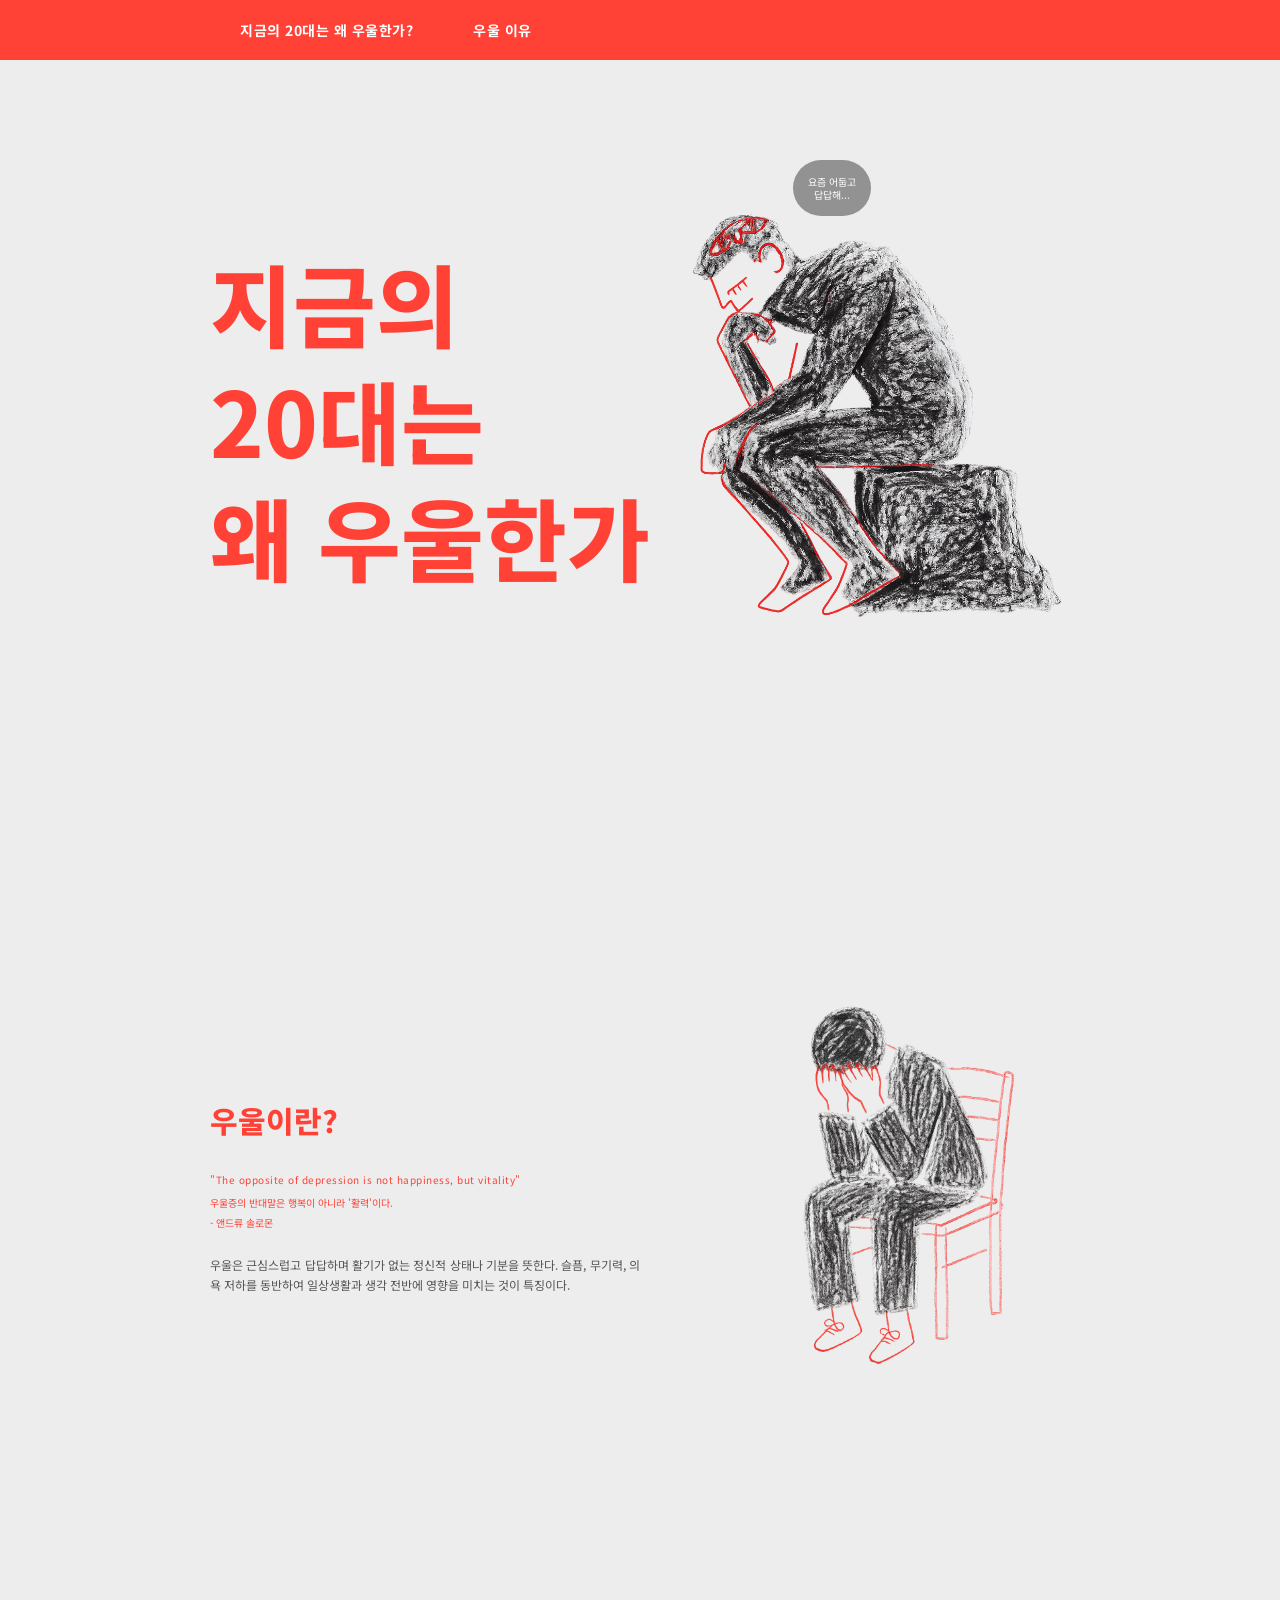
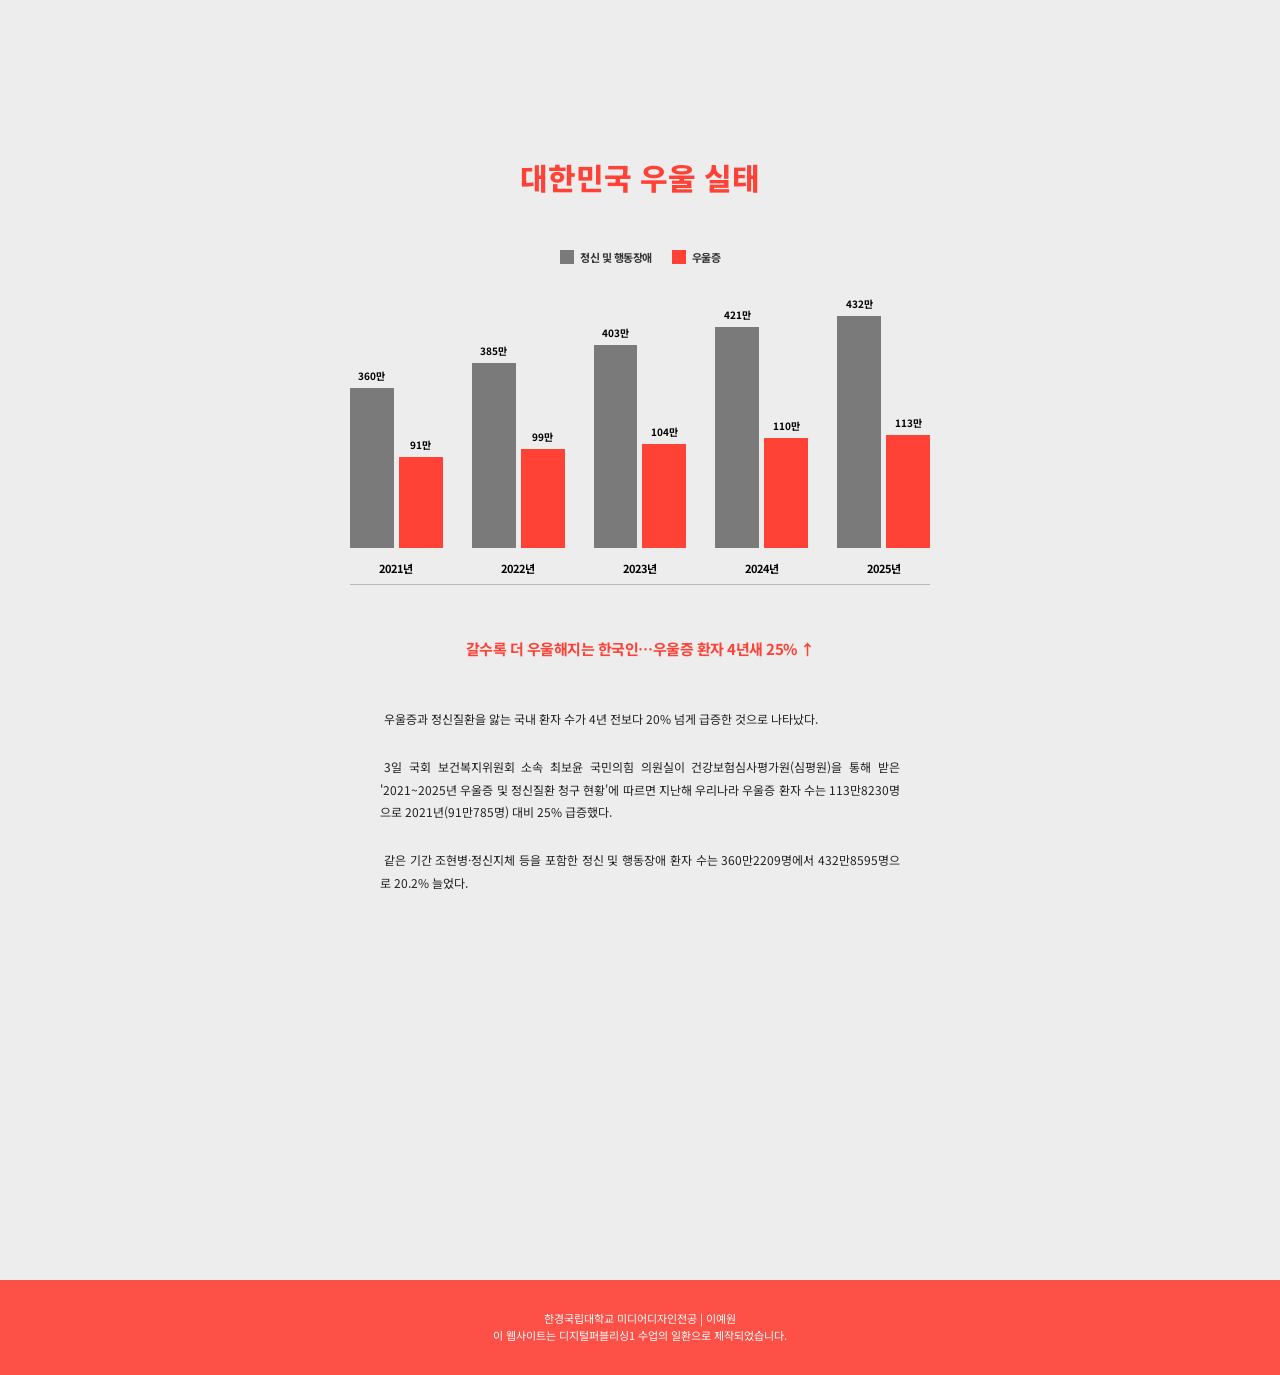
<file: index.html>
<style>
@import url('https://fonts.googleapis.com/css2?family=Noto+Sans+KR:wght@100..900&display=swap');
</style>

<!DOCTYPE html>
<html lang="ko">
<head>
    <meta charset="UTF-8">
    <meta name="viewport" content="width=device-width, initial-scale=1.0">
    <title>지금의 20대는 왜 우울한가</title>
    <link rel="stylesheet" href="myStyle.css">
</head>
<body>

<!-- 상단 네비게이션 바 -->
<header class="navbar">
    <div class="nav-container">
        <ul class="nav-left">
            <li class="nav-item">
                <a href="index.html" class="main-nav-link">지금의 20대는 왜 우울한가?</a>
            </li>
            
            <li class="nav-item dropdown-parent">
                <a href="#" class="main-nav-link">우울 이유</a>
                <div class="dropdown-menu-box">
                    <ul class="dropdown-list">
                        <li><a href="comparison.html">비교 중심 사회</a></li>
                        <li><a href="future.html">미래 불안</a></li>
                        <li><a href="loneliness.html">외로움</a></li>
                    </ul>
                </div>
            </li>
        </ul>
    </div>
</header>

    <main class="container">

        <section class="hero-section">
            <div class="hero-title">
                <h1>지금의<br>20대는<br>왜 우울한가</h1>
            </div>
            <div class="hero-image">
                <img src="img/20대는 왜 우울한가.png" alt="생각하는 사람 일러스트" class="placeholder-img">
                <div class="speech-bubble">요즘 어둡고<br>답답해...</div>
            </div>
        </section>

        <section class="info-section">
            <div class="info-text">
                <h2>우울이란?</h2>
                <div class="quote-box">
                    <p class="en-quote">"The opposite of depression is not happiness, but vitality"</p>
                    <p class="ko-quote">우울증의 반대말은 행복이 아니라 '활력'이다.</p>
                    <p class="author">- 앤드류 솔로몬</p>
                </div>
                <p class="description">
                    우울은 근심스럽고 답답하며 활기가 없는 정신적 상태나 기분을 뜻한다. 
                    슬픔, 무기력, 의욕 저하를 동반하여 일상생활과 생각 전반에 영향을 미치는 것이 특징이다.
                </p>
            </div>
            <div class="info-image">
                <img src="img/우울이란.png" alt="의자에 앉아 괴로워하는 사람 일러스트" class="placeholder-img">
            </div>
        </section>

        <!-- 섹션 3: 대한민국 우울 실태 (차트 및 본문) -->
        <section class="stat-section">
            <h2 class="stat-title">대한민국 우울 실태</h2>
            
            <!-- 범례 -->
            <div class="legend">
                <span class="legend-item"><span class="color-box gray"></span> 정신 및 행동장애</span>
                <span class="legend-item"><span class="color-box red"></span> 우울증</span>
            </div>

            <!-- CSS 구현 차트 -->
            <div class="chart-container">
                <!-- 2021년 -->
                <div class="chart-group">
                    <div class="bar-pair">
                        <div class="bar gray-bar" style="height: 160px;"><span class="bar-value">360만</span></div>
                        <div class="bar red-bar" style="height: 91px;"><span class="bar-value">91만</span></div>
                    </div>
                    <div class="bar-label">2021년</div>
                </div>
                <!-- 2022년 -->
                <div class="chart-group">
                    <div class="bar-pair">
                        <div class="bar gray-bar" style="height: 185px;"><span class="bar-value">385만</span></div>
                        <div class="bar red-bar" style="height: 99px;"><span class="bar-value">99만</span></div>
                    </div>
                    <div class="bar-label">2022년</div>
                </div>
                <!-- 2023년 -->
                <div class="chart-group">
                    <div class="bar-pair">
                        <div class="bar gray-bar" style="height: 203px;"><span class="bar-value">403만</span></div>
                        <div class="bar red-bar" style="height: 104px;"><span class="bar-value">104만</span></div>
                    </div>
                    <div class="bar-label">2023년</div>
                </div>
                <!-- 2024년 -->
                <div class="chart-group">
                    <div class="bar-pair">
                        <div class="bar gray-bar" style="height: 221px;"><span class="bar-value">421만</span></div>
                        <div class="bar red-bar" style="height: 110px;"><span class="bar-value">110만</span></div>
                    </div>
                    <div class="bar-label">2024년</div>
                </div>
                <!-- 2025년 -->
                <div class="chart-group">
                    <div class="bar-pair">
                        <div class="bar gray-bar" style="height: 232px;"><span class="bar-value">432만</span></div>
                        <div class="bar red-bar" style="height: 113px;"><span class="bar-value">113만</span></div>
                    </div>
                    <div class="bar-label">2025년</div>
                </div>
            </div>

            <!-- image_1dce42.png 구조를 반영한 세로 타임라인 선 -->
            <div class="timeline-indicator">
                <div class="vertical-line"></div>
                <div class="dot-pointer"></div>
            </div>

            <!-- 하단 기사/통계 본문 영역 -->
            <div class="stat-article">
                <!-- 새로 추가된 빨간색 서브 타이틀 -->
                <h3 class="article-subtitle">갈수록 더 우울해지는 한국인…우울증 환자 4년새 25% ↑</h3>

                <p>우울증과 정신질환을 앓는 국내 환자 수가 4년 전보다 20% 넘게 급증한 것으로 나타났다.</p>
                <p>3일 국회 보건복지위원회 소속 최보윤 국민의힘 의원실이 건강보험심사평가원(심평원)을 통해 받은 '2021~2025년 우울증 및 정신질환 청구 현황'에 따르면 지난해 우리나라 우울증 환자 수는 113만8230명으로 2021년(91만785명) 대비 25% 급증했다.</p>
                <p>같은 기간 조현병·정신지체 등을 포함한 정신 및 행동장애 환자 수는 360만2209명에서 432만8595명으로 20.2% 늘었다.</p>
            </div>
        </section>


    </main>

    <footer class="footer">
        <p>한경국립대학교 미디어디자인전공 | 이예원 </p>
        <p>이 웹사이트는 디지털퍼블리싱1 수업의 일환으로 제작되었습니다.</p>
    </footer>

</body>
</html>
</file>
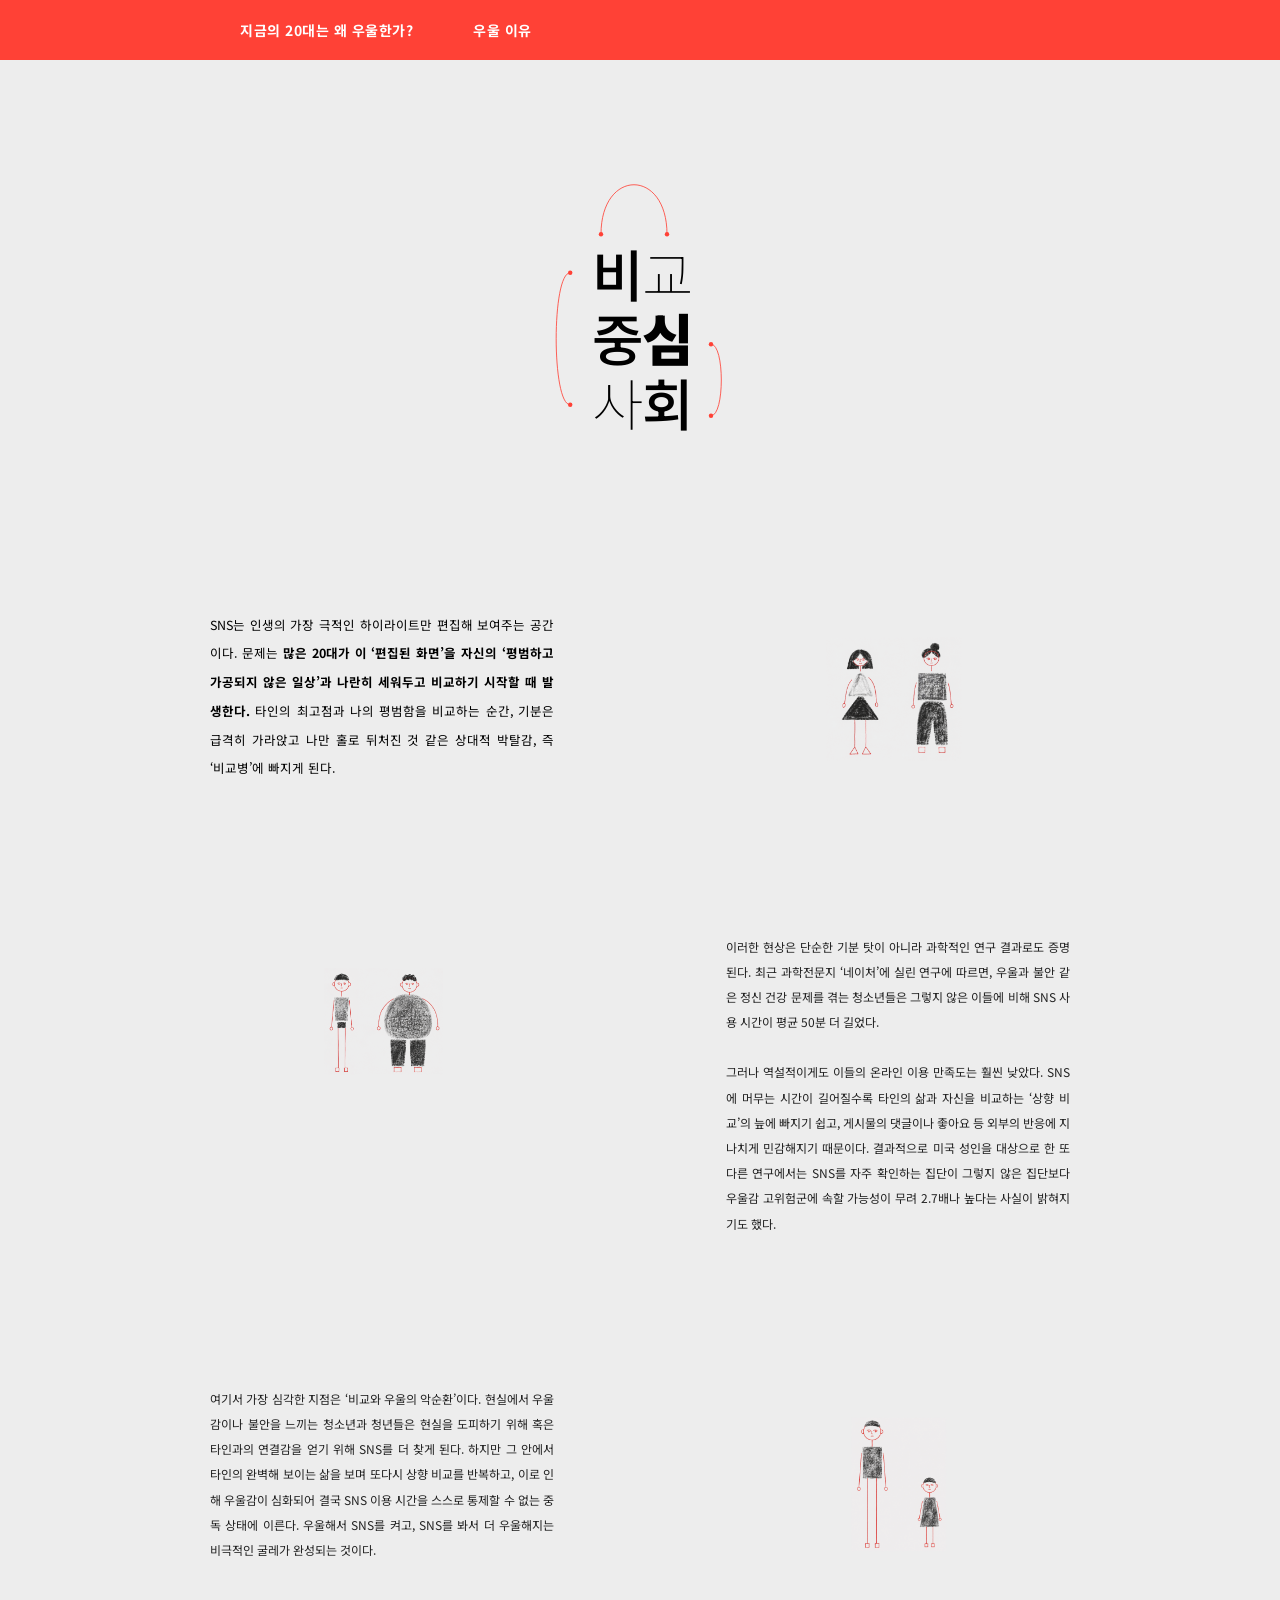
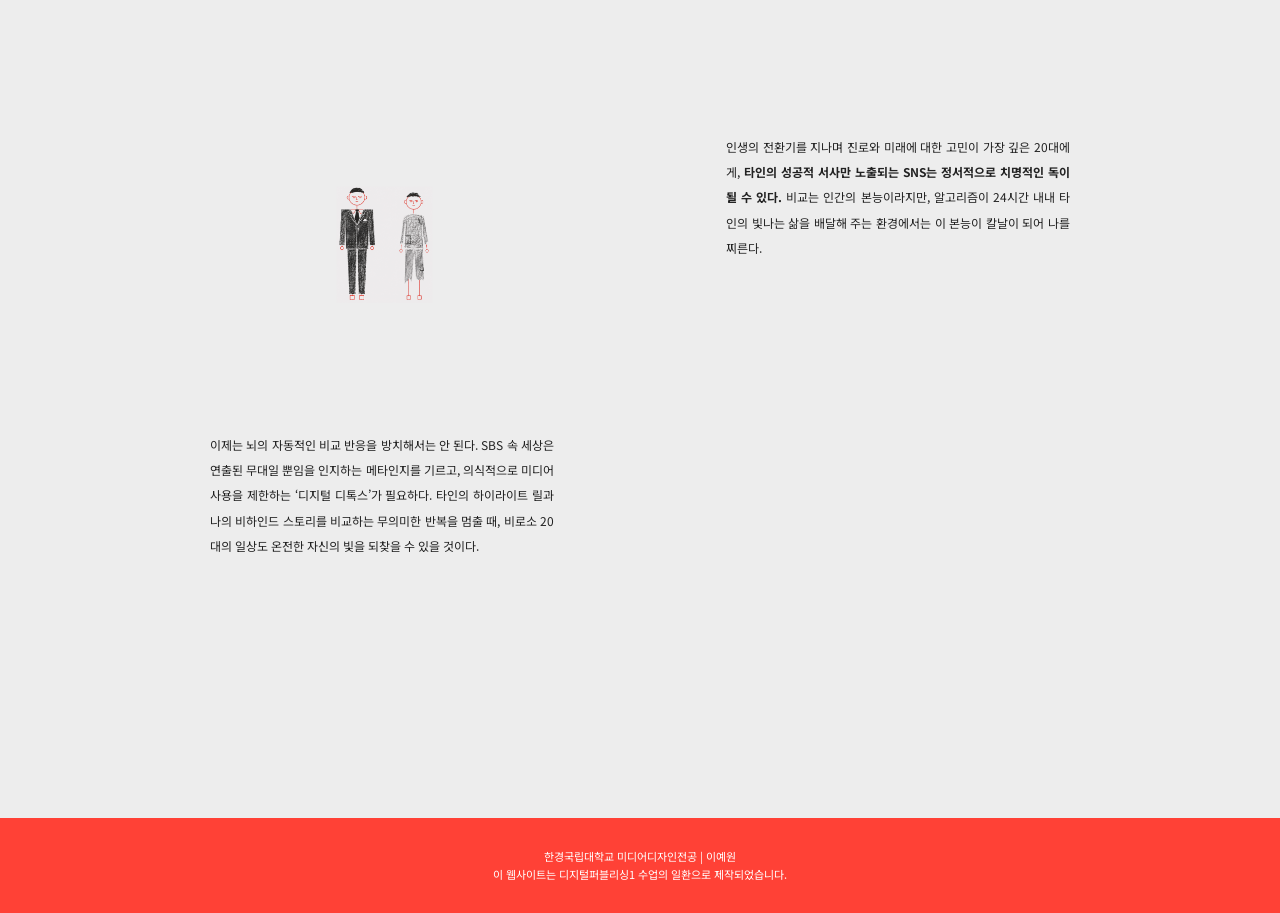
<file: comparison.html>
<!DOCTYPE html>
<html lang="ko">
<head>
    <meta charset="UTF-8">
    <meta name="viewport" content="width=device-width, initial-scale=1.0">
    <title>비교 중심 사회 - 20대는 왜 우울한가</title>
    <link rel="stylesheet" href="comparisonStyle.css">
</head>
<body>

<!-- 상단 네비게이션 바 -->
<header class="navbar">
    <div class="nav-container">
        <ul class="nav-left">
            <li class="nav-item">
                <a href="index.html" class="main-nav-link">지금의 20대는 왜 우울한가?</a>
            </li>
            
            <li class="nav-item dropdown-parent">
                <a href="#" class="main-nav-link">우울 이유</a>
                <div class="dropdown-menu-box">
                    <ul class="dropdown-list">
                        <li><a href="comparison.html">비교 중심 사회</a></li>
                        <li><a href="future.html">미래 불안</a></li>
                        <li><a href="loneliness.html">외로움</a></li>
                    </ul>
                </div>
            </li>
        </ul>
    </div>
</header>

    <main class="container">

        <section class="top-layout">
            <div class="typography-area">
                <svg class="deco-svg" viewBox="0 0 400 550" fill="none" xmlns="http://www.w3.org/2000/svg">
                    <path d="M140,110 C140,-10 260,-10 260,110" stroke="#ff4136" stroke-width="1.5"/>
                    <circle cx="140" cy="110" r="4" fill="#ff4136" />
                    <circle cx="260" cy="110" r="4" fill="#ff4136" />
            
                    <path d="M84,180 C50,180 50,420 84,420" stroke="#ff4136" stroke-width="1.5"/>
                    <circle cx="84" cy="180" r="4" fill="#ff4136" />
                    <circle cx="84" cy="420" r="4" fill="#ff4136" />
            
                    <path d="M340,310 C365,310 365,440 340,440" stroke="#ff4136" stroke-width="1.5"/>
                    <circle cx="340" cy="310" r="4" fill="#ff4136" />
                    <circle cx="340" cy="440" r="4" fill="#ff4136" />
                </svg>
                
                <div class="main-title-grid">
                    <div class="grid-column">
                        <span class="char-big font-sans">비</span>
                        <span class="char-big font-sans">중</span>
                        <span class="char-big font-serif">사</span>
                    </div>
                    <div class="grid-column">
                        <span class="char-big font-serif">교</span>
                        <span class="char-big font-serif-light">심</span>
                        <span class="char-big font-sans">회</span>
                    </div>
                </div>
            </div>
        </section>

        <section class="bottom-layout">
            <div class="left-bold-text">
                <p>
                    SNS는 인생의 가장 극적인 하이라이트만 편집해 보여주는 공간이다. 문제는 <strong>많은 20대가 이 ‘편집된 화면’을 자신의 ‘평범하고 가공되지 않은 일상’과 나란히 세워두고 비교하기 시작할 때 발생한다.</strong> 타인의 최고점과 나의 평범함을 비교하는 순간, 기분은 급격히 가라앉고 나만 홀로 뒤처진 것 같은 상대적 박탈감, 즉 <span class="highlight-red">‘비교병’</span>에 빠지게 된다.
                </p>
            </div>
            <div class="right-illustration">
                <img src="img/비교1.png" alt="일러스트 1" class="placeholder-img">
            </div>
        </section>


        <section class="story-container">

            <div class="story-row">
                <div class="story-img-box">
                    <img src="img/비교2.png" alt="일러스트 2" class="placeholder-img">
                </div>
                <div class="story-text-box">
                    <p>이러한 현상은 단순한 기분 탓이 아니라 과학적인 연구 결과로도 증명된다. 최근 과학전문지 ‘네이처’에 실린 연구에 따르면, 우울과 불안 같은 정신 건강 문제를 겪는 청소년들은 그렇지 않은 이들에 비해 SNS 사용 시간이 평균 50분 더 길었다.</p>
                    <p>그러나 역설적이게도 이들의 온라인 이용 만족도는 훨씬 낮았다. SNS에 머무는 시간이 길어질수록 타인의 삶과 자신을 비교하는 <span class="highlight-red">‘상향 비교’</span>의 늪에 빠지기 쉽고, 게시물의 댓글이나 좋아요 등 외부의 반응에 지나치게 민감해지기 때문이다. 결과적으로 미국 성인을 대상으로 한 또 다른 연구에서는 SNS를 자주 확인하는 집단이 그렇지 않은 집단보다 우울감 고위험군에 속할 가능성이 무려 2.7배나 높다는 사실이 밝혀지기도 했다.</p>
                </div>
            </div>

            <div class="story-row">
                <div class="story-text-box">
                    <p>여기서 가장 심각한 지점은 ‘비교와 우울의 악순환’이다. 현실에서 우울감이나 불안을 느끼는 청소년과 청년들은 현실을 도피하기 위해 혹은 타인과의 연결감을 얻기 위해 SNS를 더 찾게 된다. 하지만 그 안에서 타인의 완벽해 보이는 삶을 보며 또다시 상향 비교를 반복하고, 이로 인해 우울감이 심화되어 결국 SNS 이용 시간을 스스로 통제할 수 없는 중독 상태에 이른다. 우울해서 SNS를 켜고, SNS를 봐서 더 우울해지는 비극적인 굴레가 완성되는 것이다.</p>
                </div>
                <div class="story-img-box">
                    <img src="img/비교3.png" alt="일러스트 3" class="placeholder-img">
                </div>
            </div>

            <div class="story-row">
                <div class="story-img-box">
                    <img src="img/비교4.png" alt="일러스트 4" class="placeholder-img">
                </div>
                <div class="story-text-box">
                    <p>인생의 전환기를 지나며 진로와 미래에 대한 고민이 가장 깊은 20대에게, <strong>타인의 성공적 서사만 노출되는 SNS는 정서적으로 치명적인 독이 될 수 있다.</strong> 비교는 인간의 본능이라지만, 알고리즘이 24시간 내내 타인의 빛나는 삶을 배달해 주는 환경에서는 이 본능이 칼날이 되어 나를 찌른다.</p>
                </div>
            </div>

            <div class="story-row reverse single-text-row">
                <div class="story-text-box full-width">
                    <p>이제는 뇌의 자동적인 비교 반응을 방치해서는 안 된다. SBS 속 세상은 연출된 무대일 뿐임을 인지하는 <span class="highlight-red">메타인지</span>를 기르고, 의식적으로 미디어 사용을 제한하는 <span class="highlight-red">‘디지털 디톡스’</span>가 필요하다. 타인의 하이라이트 릴과 나의 비하인드 스토리를 비교하는 무의미한 반복을 멈출 때, 비로소 20대의 일상도 온전한 자신의 빛을 되찾을 수 있을 것이다.</p>
                </div>
            </div>

        </section>
    </main>

    <footer class="footer">
        <p>한경국립대학교 미디어디자인전공 | 이예원 </p>
        <p>이 웹사이트는 디지털퍼블리싱1 수업의 일환으로 제작되었습니다.</p>
    </footer>

</body>
</html>
</file>
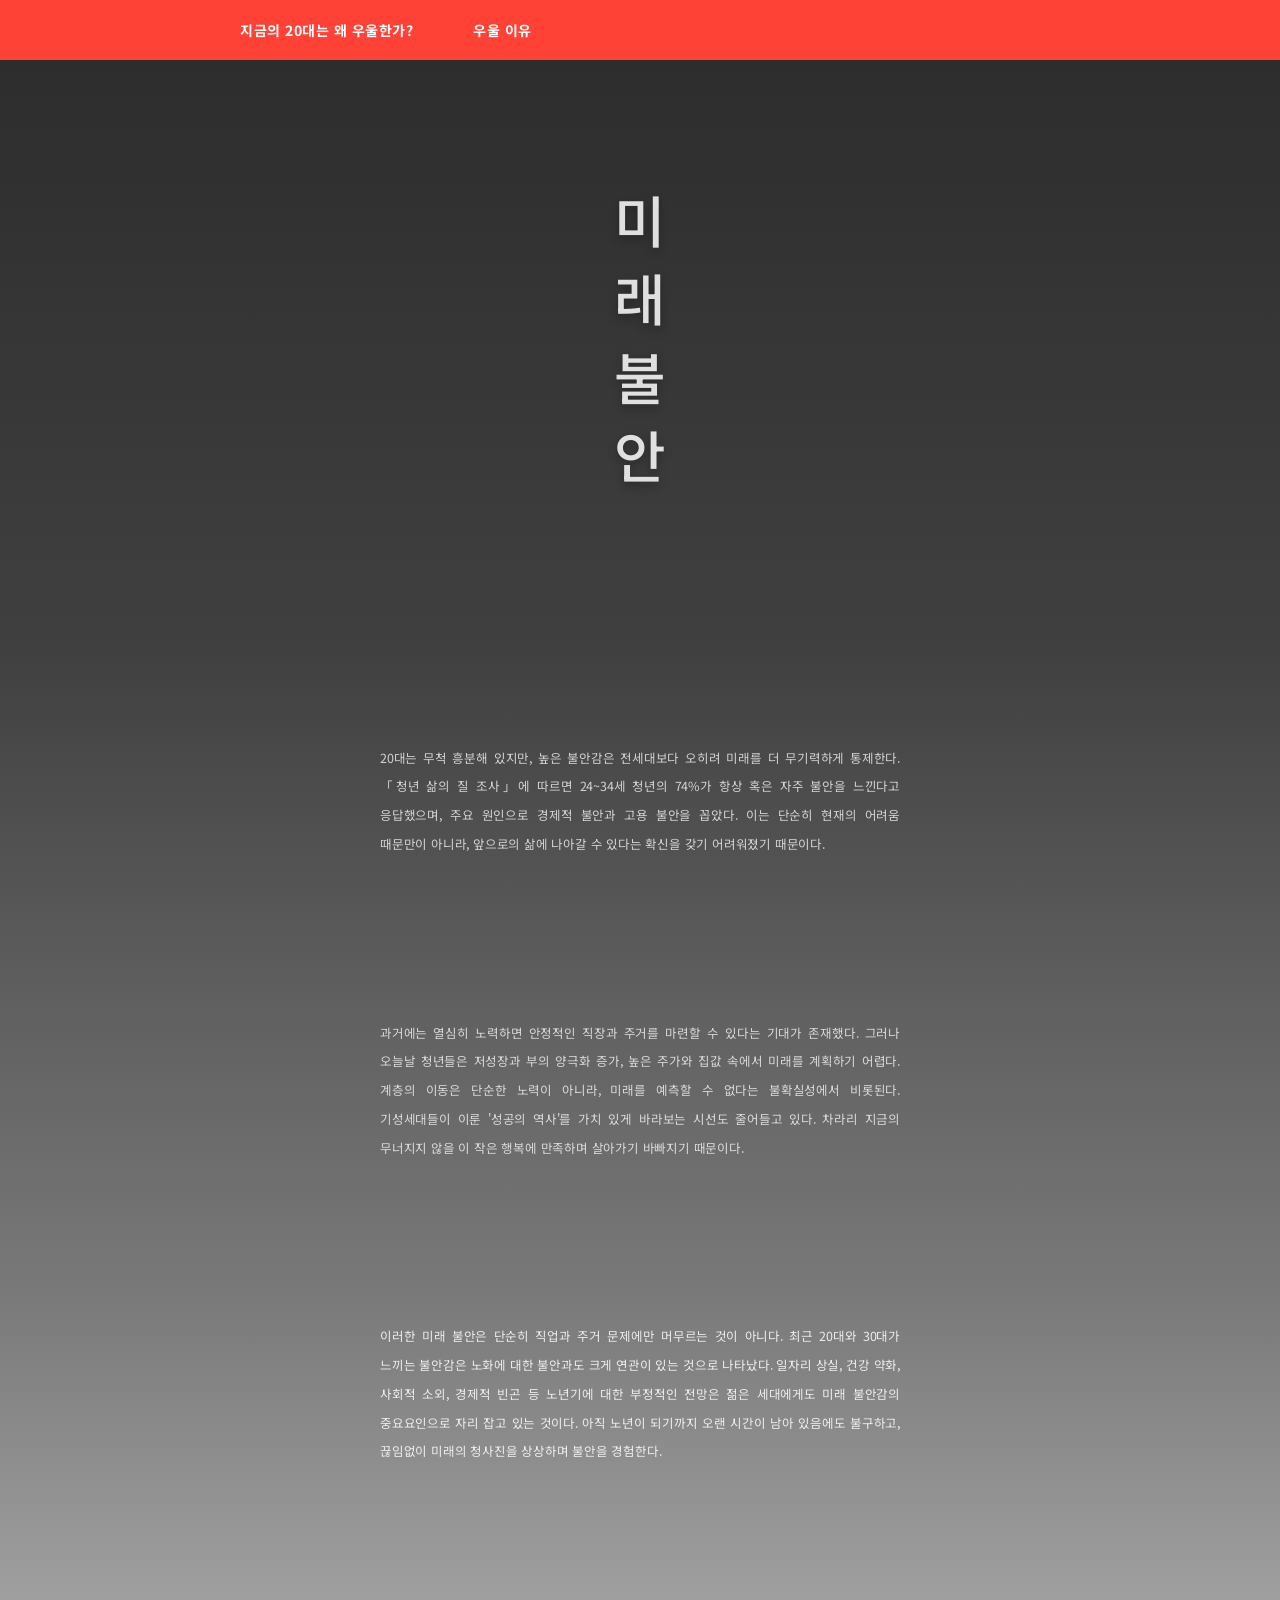
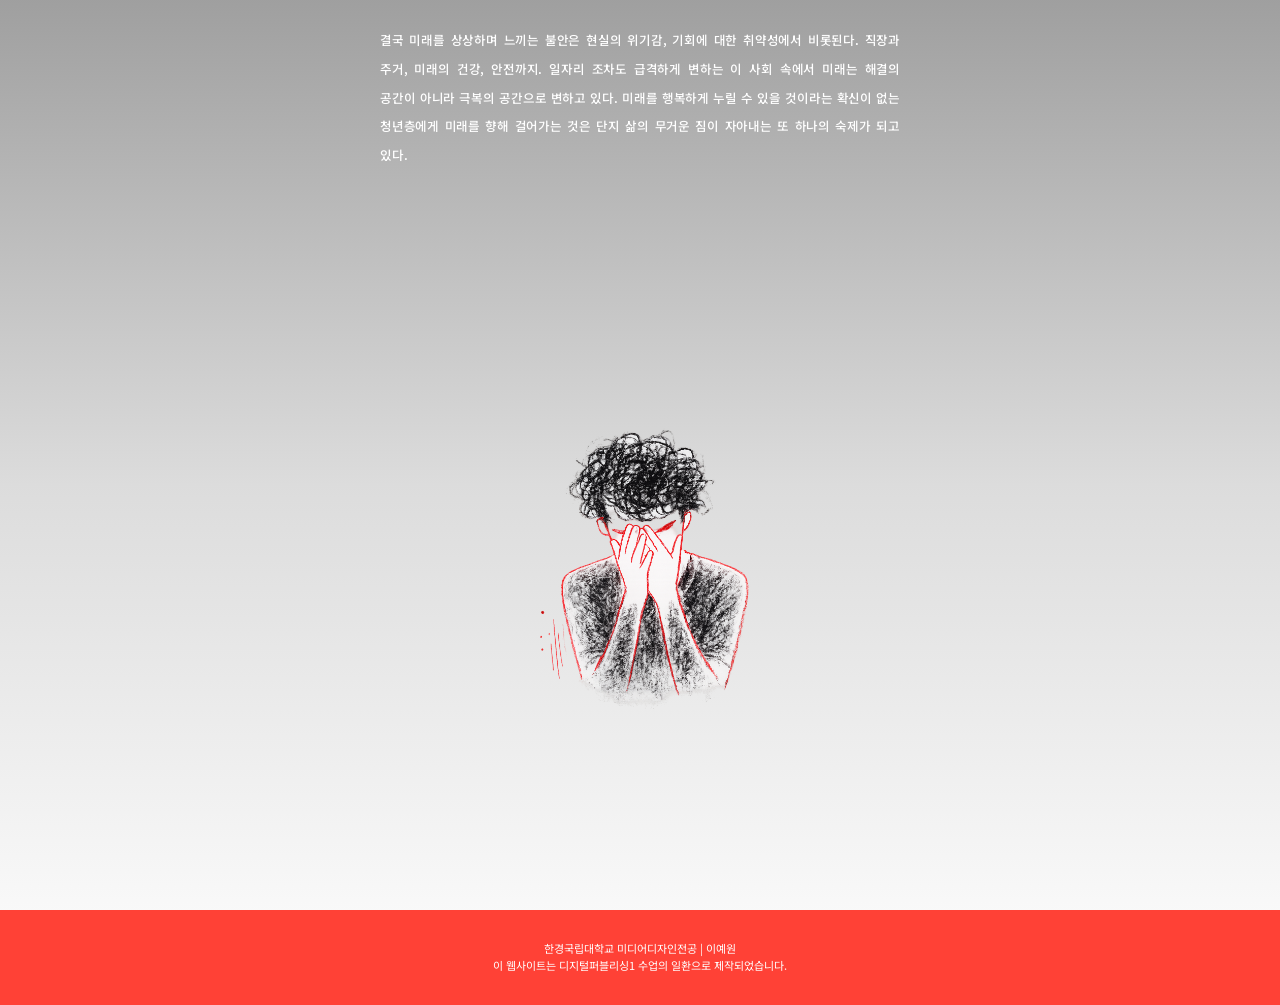
<file: future.html>
<!DOCTYPE html>
<html lang="ko">
<head>
    <meta charset="UTF-8">
    <meta name="viewport" content="width=device-width, initial-scale=1.0">
    <title>미래불안 - 20대는 왜 우울한가</title>
    <link rel="stylesheet" href="futureStyle.css">
</head>
<body>

<!-- 상단 네비게이션 바 -->
<header class="navbar">
    <div class="nav-container">
        <ul class="nav-left">
            <li class="nav-item">
                <a href="index.html" class="main-nav-link">지금의 20대는 왜 우울한가?</a>
            </li>
            
            <li class="nav-item dropdown-parent">
                <a href="#" class="main-nav-link">우울 이유</a>
                <div class="dropdown-menu-box">
                    <ul class="dropdown-list">
                        <li><a href="comparison.html">비교 중심 사회</a></li>
                        <li><a href="future.html">미래 불안</a></li>
                        <li><a href="loneliness.html">외로움</a></li>
                    </ul>
                </div>
            </li>
        </ul>
    </div>
</header>

    <!-- 메인 시안 레이아웃 스크롤 바디 -->
    <main class="future-wrapper">
        
        <!-- 💡 상단 세로형 타이포그래피 영역 -->
        <section class="future-header">
            <h1 class="vertical-title">
                <span>미</span>
                <span>래</span>
                <span>불</span>
                <span>안</span>
            </h1>
        </section>

        <!-- 💡 중앙 텍스트 콘텐츠 영역 (시안의 여백과 폰트 톤 재현) -->
        <section class="future-content">
            <div class="content-paragraph">
                <p>20대는 무척 흥분해 있지만, 높은 불안감은 전세대보다 오히려 미래를 더 무기력하게 통제한다. 「청년 삶의 질 조사」에 따르면 24~34세 청년의 74%가 항상 혹은 자주 불안을 느낀다고 응답했으며, 주요 원인으로 경제적 불안과 고용 불안을 꼽았다. 이는 단순히 현재의 어려움 때문만이 아니라, 앞으로의 삶에 나아갈 수 있다는 확신을 갖기 어려워졌기 때문이다.</p>
            </div>

            <div class="content-paragraph">
                <p>과거에는 열심히 노력하면 안정적인 직장과 주거를 마련할 수 있다는 기대가 존재했다. 그러나 오늘날 청년들은 저성장과 부의 양극화 증가, 높은 주가와 집값 속에서 미래를 계획하기 어렵다. 계층의 이동은 단순한 노력이 아니라, 미래를 예측할 수 없다는 불확실성에서 비롯된다. 기성세대들이 이룬 '성공의 역사'를 가치 있게 바라보는 시선도 줄어들고 있다. 차라리 지금의 무너지지 않을 이 작은 행복에 만족하며 살아가기 바빠지기 때문이다.</p>
            </div>

            <div class="content-paragraph">
                <p>이러한 미래 불안은 단순히 직업과 주거 문제에만 머무르는 것이 아니다. 최근 20대와 30대가 느끼는 불안감은 노화에 대한 불안과도 크게 연관이 있는 것으로 나타났다. 일자리 상실, 건강 약화, 사회적 소외, 경제적 빈곤 등 노년기에 대한 부정적인 전망은 젊은 세대에게도 미래 불안감의 중요요인으로 자리 잡고 있는 것이다. 아직 노년이 되기까지 오랜 시간이 남아 있음에도 불구하고, 끊임없이 미래의 청사진을 상상하며 불안을 경험한다.</p>
            </div>

            <div class="content-paragraph">
                <p>결국 미래를 상상하며 느끼는 불안은 현실의 위기감, 기회에 대한 취약성에서 비롯된다. 직장과 주거, 미래의 건강, 안전까지. 일자리 조차도 급격하게 변하는 이 사회 속에서 미래는 해결의 공간이 아니라 극복의 공간으로 변하고 있다. 미래를 행복하게 누릴 수 있을 것이라는 확신이 없는 청년층에게 미래를 향해 걸어가는 것은 단지 삶의 무거운 짐이 자아내는 또 하나의 숙제가 되고 있다.</p>
            </div>
        </section>

        <!-- 💡 하단 흐느끼는 일러스트 배치 영역 -->
        <section class="future-footer-illustration">
            <div class="illustration-box">
                <!-- 기존 img 폴더 안에 해당 일러스트(drawing7.png 등)를 매칭해 주세요 -->
                <img src="img/고뇌.png" alt="흐느끼는 인물 일러스트" class="future-img">
            </div>
        </section>

    </main>

    <!-- 푸터 -->
    <footer class="footer">
        <p>한경국립대학교 미디어디자인전공 | 이예원 </p>
        <p>이 웹사이트는 디지털퍼블리싱1 수업의 일환으로 제작되었습니다.</p>
    </footer>

</body>
</html>
</file>
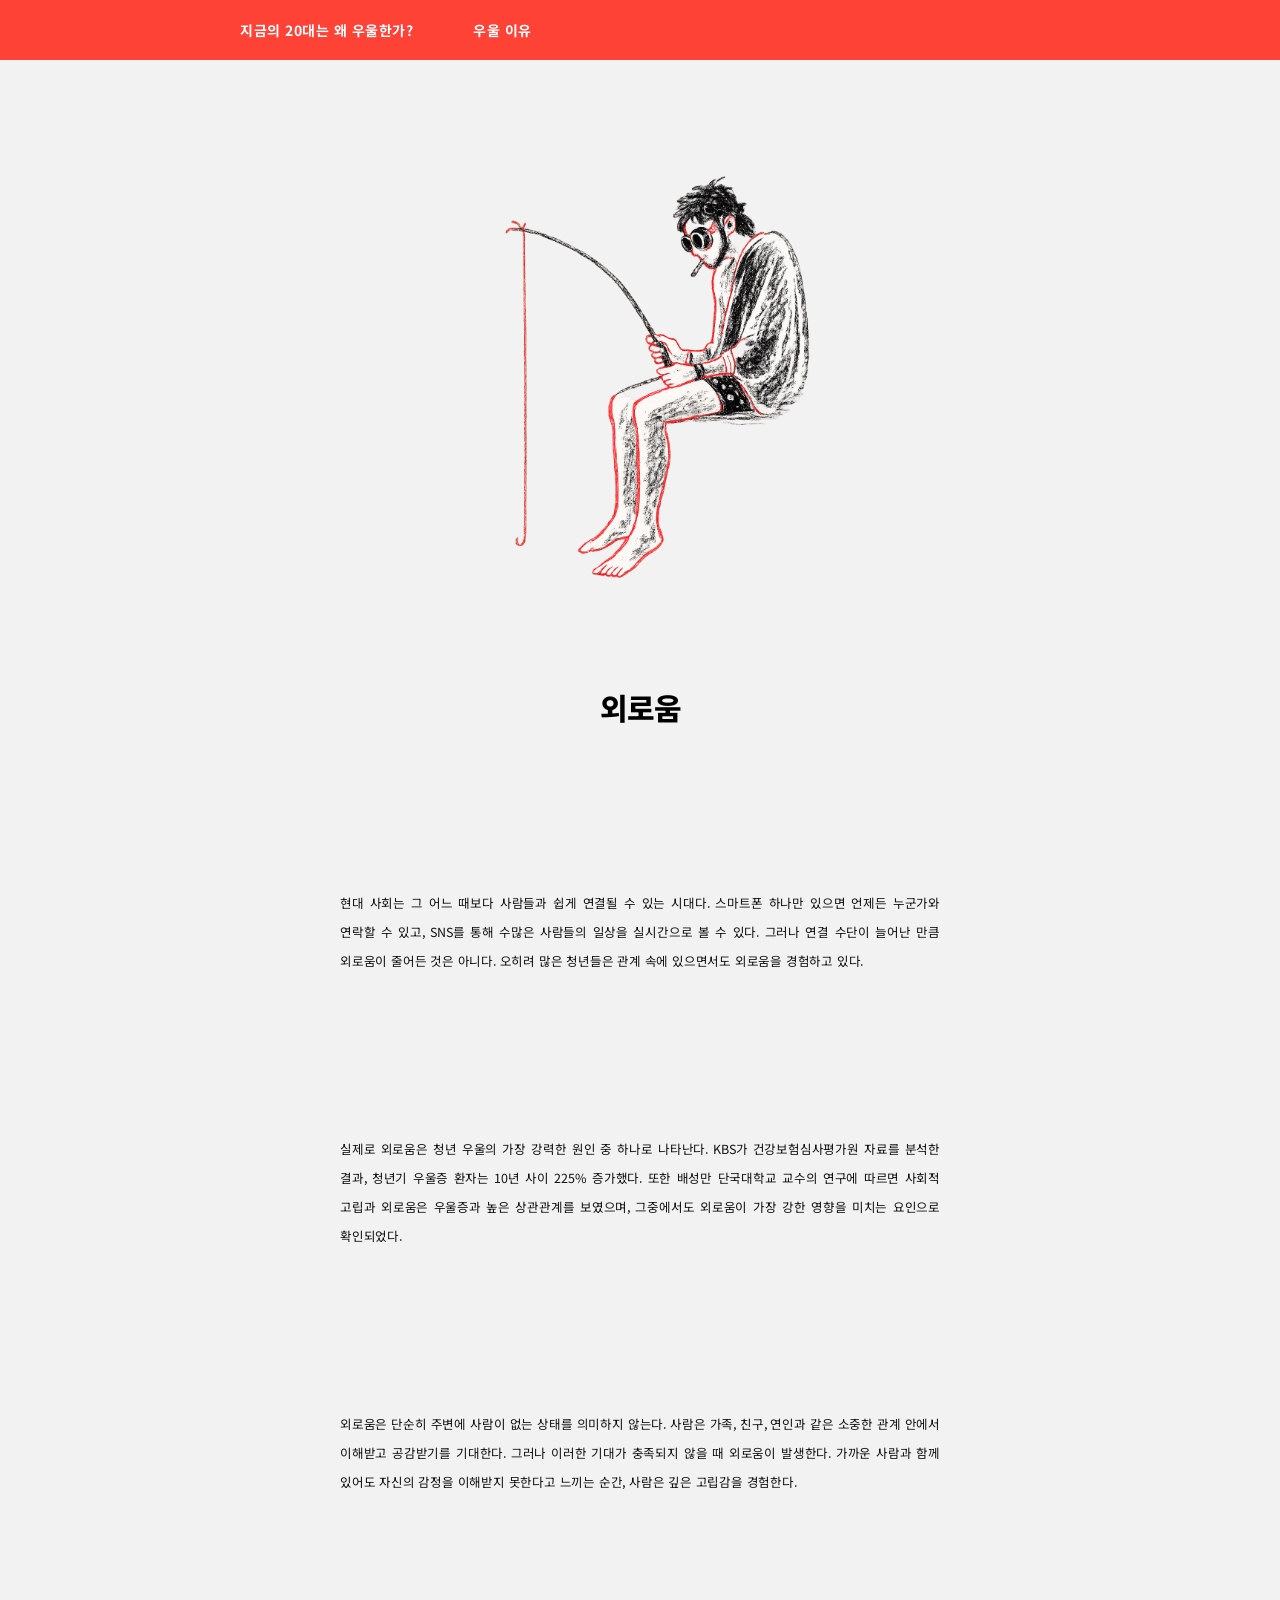
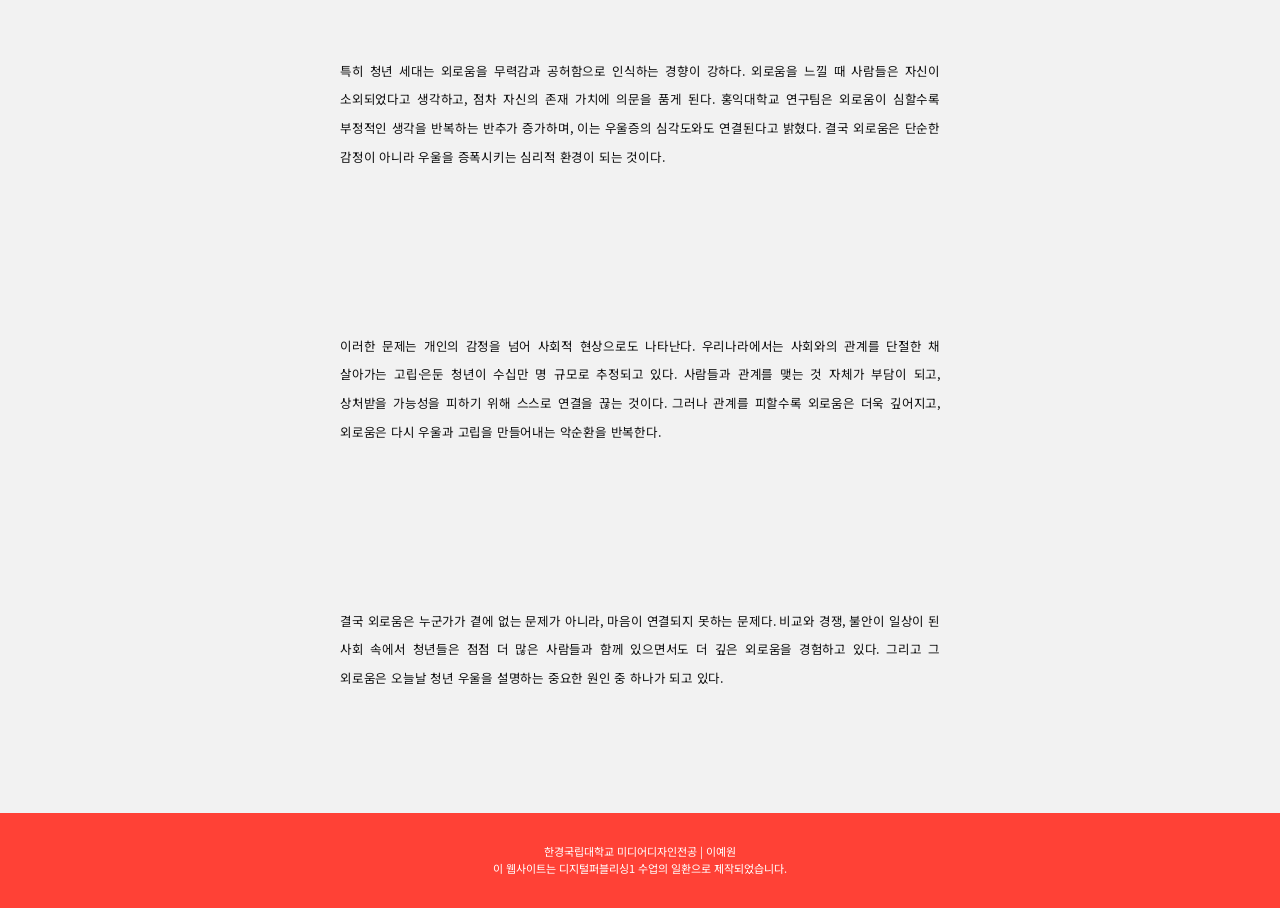
<file: loneliness.html>
<!DOCTYPE html>
<html lang="ko">
<head>
    <meta charset="UTF-8">
    <meta name="viewport" content="width=device-width, initial-scale=1.0">
    <title>외로움 - 20대는 왜 우울한가</title>
    <link rel="stylesheet" href="lonelinessStyle.css">
</head>
<body>

<!-- 상단 네비게이션 바 -->
<header class="navbar">
    <div class="nav-container">
        <ul class="nav-left">
            <li class="nav-item">
                <a href="index.html" class="main-nav-link">지금의 20대는 왜 우울한가?</a>
            </li>
            
            <li class="nav-item dropdown-parent">
                <a href="#" class="main-nav-link">우울 이유</a>
                <div class="dropdown-menu-box">
                    <ul class="dropdown-list">
                        <li><a href="comparison.html">비교 중심 사회</a></li>
                        <li><a href="future.html">미래 불안</a></li>
                        <li><a href="loneliness.html">외로움</a></li>
                    </ul>
                </div>
            </li>
        </ul>
    </div>
</header>

    <main class="lonely-container">

        <section class="lonely-header-section">
            <div class="lonely-illustration">
                <img src="img/외로움.png" alt="외로움 낚시 일러스트" class="lonely-img">
            </div>
            <h1 class="lonely-page-title">외로움</h1>
        </section>

        <section class="lonely-body-section">
            <div class="lonely-text-wrap">
                <p>현대 사회는 그 어느 때보다 사람들과 쉽게 연결될 수 있는 시대다. 스마트폰 하나만 있으면 언제든 누군가와 연락할 수 있고, SNS를 통해 수많은 사람들의 일상을 실시간으로 볼 수 있다. 그러나 연결 수단이 늘어난 만큼 외로움이 줄어든 것은 아니다. 오히려 많은 청년들은 관계 속에 있으면서도 외로움을 경험하고 있다.</p>
                
                <p>실제로 외로움은 청년 우울의 가장 강력한 원인 중 하나로 나타난다. KBS가 건강보험심사평가원 자료를 분석한 결과, 청년기 우울증 환자는 10년 사이 225% 증가했다. 또한 배성만 단국대학교 교수의 연구에 따르면 사회적 고립과 외로움은 우울증과 높은 상관관계를 보였으며, 그중에서도 외로움이 가장 강한 영향을 미치는 요인으로 확인되었다.</p>
                
                <p>외로움은 단순히 주변에 사람이 없는 상태를 의미하지 않는다. 사람은 가족, 친구, 연인과 같은 소중한 관계 안에서 이해받고 공감받기를 기대한다. 그러나 이러한 기대가 충족되지 않을 때 외로움이 발생한다. 가까운 사람과 함께 있어도 자신의 감정을 이해받지 못한다고 느끼는 순간, 사람은 깊은 고립감을 경험한다.</p>
                
                <p>특히 청년 세대는 외로움을 무력감과 공허함으로 인식하는 경향이 강하다. 외로움을 느낄 때 사람들은 자신이 소외되었다고 생각하고, 점차 자신의 존재 가치에 의문을 품게 된다. 홍익대학교 연구팀은 외로움이 심할수록 부정적인 생각을 반복하는 반추가 증가하며, 이는 우울증의 심각도와도 연결된다고 밝혔다. 결국 외로움은 단순한 감정이 아니라 우울을 증폭시키는 심리적 환경이 되는 것이다.</p>
                
                <p>이러한 문제는 개인의 감정을 넘어 사회적 현상으로도 나타난다. 우리나라에서는 사회와의 관계를 단절한 채 살아가는 고립·은둔 청년이 수십만 명 규모로 추정되고 있다. 사람들과 관계를 맺는 것 자체가 부담이 되고, 상처받을 가능성을 피하기 위해 스스로 연결을 끊는 것이다. 그러나 관계를 피할수록 외로움은 더욱 깊어지고, 외로움은 다시 우울과 고립을 만들어내는 악순환을 반복한다.</p>
                
                <p>결국 외로움은 누군가가 곁에 없는 문제가 아니라, 마음이 연결되지 못하는 문제다. 비교와 경쟁, 불안이 일상이 된 사회 속에서 청년들은 점점 더 많은 사람들과 함께 있으면서도 더 깊은 외로움을 경험하고 있다. 그리고 그 외로움은 오늘날 청년 우울을 설명하는 중요한 원인 중 하나가 되고 있다.</p>
            </div>
        </section>

    </main>

    <footer class="footer">
        <p>한경국립대학교 미디어디자인전공 | 이예원 </p>
        <p>이 웹사이트는 디지털퍼블리싱1 수업의 일환으로 제작되었습니다.</p>
    </footer>

</body>
</html>
</file>
<file: myStyle.css>
@import url('https://fonts.googleapis.com/css2?family=Noto+Sans+KR:wght@100..900&display=swap');

/* 기본 초기화 및 폰트 설정 */
* {
    margin: 0;
    padding: 0;
    box-sizing: border-box;
    font-family: 'Noto Sans KR', sans-serif; /* 💡 불러온 구글 폰트로 변경 완료! */
}

body {
    background-color: #EDEDED; /* 원본 이미지의 연한 회색 배경 */
    color: #333333;
    overflow-x: hidden;
}

/* 기본 네비게이션 바 스타일 */
.navbar {
    background-color: #ff4136; /* 브랜드 레드 색상 */
    position: fixed;
    top: 0;
    width: 100%;
    z-index: 1000;
    height: 60px; /* 네비게이션 바 높이 고정 */
}

.nav-container {
    max-width: 900px;
    margin: 0 auto;
    display: flex;
    justify-content: space-between;
    align-items: center;
    height: 100%;
    padding: 0 20px;
}

.nav-left {
    display: flex;
    list-style: none;
    align-items: center;
    height: 100%;
}

.nav-item {
    position: relative; /* 자식 요소인 서브메뉴가 내 아래에 딱 붙도록 기준점 설정 */
    height: 100%;
    display: flex;
    align-items: center;
}

/* 메인 대메뉴 간격과 폰트 스타일 */
.main-nav-link {
    color: #ffffff;
    text-decoration: none;
    font-size: 14px;
    font-weight: bold;
    letter-spacing: 0.5px;
    padding: 0 30px; /* 대메뉴 간의 간격을 정갈하게 부여 */
    height: 100%;
    display: flex;
    align-items: center;
}

.nav-right a {
    color: #ffffff;
    text-decoration: none;
    font-size: 14px;
    font-weight: bold;
}


/* ── 💡 [핵심 수정] 밑에 뜨는 서브메뉴 박스 위치 및 정렬 ── */
.dropdown-parent .dropdown-menu-box {
    display: none; /* 평소에는 숨겨둠 */
    position: absolute;
    top: 60px; /* 상단 빨간 바 바로 밑바닥 높이에 정확히 일치 */
    left: 50%; /* [우울 이유] 메뉴의 정중앙에 위치시킴 */
    transform: translateX(-50%); /* 정확한 가로축 중앙 정렬 보정 */
    
    background-color: #7A7A7A; /* 시안 고유의 회색 배경 */
    width: 160px; /* 철학자 이름이 빠져서 슬림하고 보기 좋게 너비 조정 */
    padding: 15px 0;
    box-shadow: 0px 4px 15px rgba(0, 0, 0, 0.15); /* 부드러운 그림자 효과 */
}

/* 마우스를 올렸을 때 서브메뉴 나타나게 조절 */
.dropdown-parent:hover .dropdown-menu-box {
    display: block;
}

/* 서브메뉴 내부 리스트 정렬 */
.dropdown-list {
    list-style: none;
    width: 100%;
    display: flex;
    flex-direction: column;
    gap: 12px; /* 세로 항목 간의 깔끔한 여백 */
}

.dropdown-list li {
    width: 100%;
    text-align: center; /* 회색 박스 안에서 글자들이 가운데 정렬되도록 수정 */
}

.dropdown-list li a {
    display: block;
    color: #ffffff;
    text-decoration: none;
    font-size: 13px;
    font-weight: 500;
    padding: 6px 0;
    transition: background-color 0.2s ease;
}

/* 메뉴에 마우스 올렸을 때 살짝 더 밝아지는 효과 (선택 사항) */
.dropdown-list li a:hover {
    background-color: rgba(255, 255, 255, 0.1);
    color: #ff4136; /* 마우스 올리면 브랜드 레드로 포인트 */
}
/*여기까지가 nav*/
/* 메인 레이아웃 컨테이너 */
.container {
    max-width: 900px;
    margin: 0 auto;
    padding: 100px 20px 60px 20px; /* 상단 바 높이만큼 여백 */
}

/* 섹션 공통 스타일 */
section {
    margin-bottom: 300px;
}

/* 플레이스홀더 이미지 기본 스타일 (실제 이미지 들어오면 투명 배경 처리용) */
.placeholder-img {
    max-width: 100%;
    height: auto;
    display: block;
}

/* --- 섹션 1: 메인 타이틀 --- */
.hero-section {
    display: flex;
    justify-content: space-between;
    align-items: center;
    margin-top: 100px;
}

.hero-title {
    margin-left: 0px;
}

.hero-title h1 {
    font-size: 90px;
    color: #ff4136;
    line-height: 1.3;
    font-weight: 800;
}

.hero-image {
    position: relative;
    width: 45%;
}

/* 말풍선 스타일 */
.speech-bubble {
    position: absolute;
    top: -40px;
    left: 110px;
    background-color: #929292;
    color: #fff;
    padding: 15px 15px;
    border-radius: 500px;
    font-size: 10px;
    line-height: 1.3;
    text-align: center;
}

/* --- 섹션 2: 우울이란? --- */
.info-section {
    display: flex;
    justify-content: space-between;
    align-items: center;
}

.info-text {
    width: 50%;
}

.info-text h2 {
    font-size: 30px;
    color: #ff4136;
    margin-bottom: 30px;
    font-weight: 800;
}

.quote-box {
    margin-bottom: 25px;
}

.en-quote {
    color: #ff4136;
    font-size: 10px;
    font-weight: normal; /* regular 대신 웹 표준인 normal 사용 */
    letter-spacing: 0.5px;
    margin-bottom: 8px;
}

.ko-quote {
    color: #ff4136;
    font-size: 10px;
    font-weight: normal; /* regular 대신 웹 표준인 normal 사용 */
    margin-bottom: 5px;
}

.author {
    color: #ff4136;
    font-size: 10px;
}

.description {
    font-size: 12px;
    line-height: 1.7;
    color: #555;
    text-align: justify;
}

.info-image {
    width: 40%;
}

/* --- 섹션 3: 대한민국 우울 실태 --- */
.stat-section {
    display: flex;
    flex-direction: column;
    align-items: center;
    text-align: center;
}

.stat-title {
    font-size: 30px;
    color: #ff4136;
    margin-bottom: 50px;
    font-weight: 800;
}

/* 차트 범례 */
.legend {
    display: flex;
    justify-content: center;
    gap: 20px;
    margin-bottom: 40px;
    font-size: 11px;
    font-weight: bold;
    letter-spacing: -0.5px;
}

.legend-item {
    display: flex;
    align-items: center;
    gap: 6px;
}

.color-box {
    width: 14px;
    height: 14px;
}
.color-box.gray { background-color: #7a7a7a; }
.color-box.red { background-color: #ff4136; }

/* CSS 차트 레이아웃 */
.chart-container {
    display: flex;
    justify-content: space-between;
    align-items: flex-end;
    width: 100%;
    max-width: 580px;
    height: 280px;
    border-bottom: 1px solid #bababa;
    padding-bottom: 8px;
    margin-bottom: 0; /* 아래 세로선과 이어지도록 마진 제거 */
}

.chart-group {
    display: flex;
    flex-direction: column;
    align-items: center;
    width: 16%;
}

.bar-pair {
    display: flex;
    align-items: flex-end;
    gap: 5px;
    width: 100%;
    height: 240px;
}

.bar {
    position: relative;
    width: 50%;
}

.gray-bar { background-color: #7a7a7a; }
.red-bar { background-color: #ff4136; }

/* 막대 위 수치 스타일 */
.bar-value {
    position: absolute;
    top: -20px;
    left: 50%;
    transform: translateX(-50%);
    font-size: 10px;
    font-weight: bold;
    color: #000000;
    white-space: nowrap;
}

.bar-label {
    margin-top: 12px;
    font-size: 11px;
    font-weight: bold;
    color: #000000;
}

/* 세로 인디케이터 선 디자인 */
.timeline-indicator {
    display: flex;
    flex-direction: column;
    align-items: center;
    width: 100%;
    margin-bottom: 50px;
}




/* 통계 기사 본문 영역 */
.stat-article {
    max-width: 520px;
    text-align: justify; /* 양쪽 정렬 */
    font-size: 12px;
    line-height: 1.9;
    color: #222222;
}

/* 새로 바뀐 빨간색 서브 타이틀 스타일 */
.article-subtitle {
    color: #ff4136;
    font-size: 15px;
    font-weight: bold;
    text-align: center;
    margin-bottom: 45px;
    letter-spacing: -0.5px;
}

.stat-article p {
    margin-bottom: 25px;
    text-indent: 4px; /* 문단 시작 시 살짝 들여쓰기 느낌 부여 */
}

/* --- 푸터 스타일 --- */
.footer {
    background-color: #ff4136;
    color: #ffffff;
    text-align: center;
    padding: 30px 20px;
    font-size: 11px;
    line-height: 1.6;
    opacity: 0.9;
}
</file>
<file: comparisonStyle.css>
@import url('https://fonts.googleapis.com/css2?family=Noto+Sans+KR:wght@100..900&family=Noto+Serif+KR:wght@200..900&display=swap');

/* 기본 초기화 및 폰트 설정 */
* {
    margin: 0;
    padding: 0;
    box-sizing: border-box;
    font-family: 'Noto Sans KR', sans-serif;
}

body {
    background-color: #EDEDED;
    color: #000000;
    overflow-x: hidden;
}

/* 기본 네비게이션 바 스타일 */
.navbar {
    background-color: #ff4136; /* 브랜드 레드 색상 */
    position: fixed;
    top: 0;
    width: 100%;
    z-index: 1000;
    height: 60px; /* 네비게이션 바 높이 고정 */
}

.nav-container {
    max-width: 900px;
    margin: 0 auto;
    display: flex;
    justify-content: space-between;
    align-items: center;
    height: 100%;
    padding: 0 20px;
}

.nav-left {
    display: flex;
    list-style: none;
    align-items: center;
    height: 100%;
}

.nav-item {
    position: relative; /* 자식 요소인 서브메뉴가 내 아래에 딱 붙도록 기준점 설정 */
    height: 100%;
    display: flex;
    align-items: center;
}

/* 메인 대메뉴 간격과 폰트 스타일 */
.main-nav-link {
    color: #ffffff;
    text-decoration: none;
    font-size: 14px;
    font-weight: bold;
    letter-spacing: 0.5px;
    padding: 0 30px; /* 대메뉴 간의 간격을 정갈하게 부여 */
    height: 100%;
    display: flex;
    align-items: center;
}

.nav-right a {
    color: #ffffff;
    text-decoration: none;
    font-size: 14px;
    font-weight: bold;
}


/* ── 💡 [핵심 수정] 밑에 뜨는 서브메뉴 박스 위치 및 정렬 ── */
.dropdown-parent {
    position: relative; /* 대메뉴 글자 영역을 기준으로 삼음 */
}

.dropdown-parent .dropdown-menu-box {
    display: none; /* 평소에는 숨겨둠 */
    position: absolute;
    
    /* 대메뉴 글자 아래에 수직/수평 정중앙 배치 맞춤 */
    top: 100%;    /* 고정 수치(60px) 대신 100%를 주면 대메뉴 글자 높이에 딱 맞게 밀착됩니다 */
    left: 50%;   /* 대메뉴 글자의 정확한 가로축 50% 지점으로 이동 */
    transform: translateX(-50%); /* 박스 자체 너비의 절반만큼 왼쪽으로 당겨 완벽한 중앙 정렬 완성 */
    
    background-color: #7A7A7A; /* 시안 고유의 회색 배경 */
    width: 150px; /* 글자가 깨지지 않으면서 콤팩트한 최적의 너비 설정 */
    padding: 12px 0;
    box-shadow: 0px 6px 15px rgba(0, 0, 0, 0.15); /* 부드러운 그림자 효과 */
    z-index: 1100; /* 콘텐츠 위로 확실하게 띄우기 */
}

/* 마우스를 올렸을 때 서브메뉴 나타나게 조절 */
.dropdown-parent:hover .dropdown-menu-box {
    display: block;
}

/* 서브메뉴 내부 리스트 정렬 */
.dropdown-list {
    list-style: none;
    width: 100%;
    display: flex;
    flex-direction: column;
    gap: 4px; /* 항목 간의 깔끔한 간격 설정 */
}

.dropdown-list li {
    width: 100%;
    text-align: center; /* 회색 박스 안에서 글자들이 무조건 가운데로 정렬 */
}

.dropdown-list li a {
    display: block;
    color: #ffffff;
    text-decoration: none;
    font-size: 13px;
    font-weight: 500;
    padding: 8px 0; /* 마우스 올렸을 때 선택 영역을 넓혀 가독성 향상 */
    transition: all 0.2s ease;
    letter-spacing: -0.3px; /* 자간을 아주 미세하게 줄여 폰트 핏 최적화 */
}

/* 메뉴에 마우스 올렸을 때 효과 */
.dropdown-list li a:hover {
    background-color: rgba(255, 255, 255, 0.15); /* 부드러운 하이라이팅 배경 */
    color: #ffffff; 
}

/* 메인 컨테이너 */
.container {
    max-width: 900px;
    margin: 0 auto;
    padding: 50px 20px 80px 20px;
}

/* --- [수정 완료] 타이포그래피 영역 및 정밀 데코레이션 스타일 --- */
.top-layout {
    display: block;        /* 가로 배치 flex에서 블록 구조로 변경하여 중앙 정렬 기반 마련 */
    width: 100%;
    margin-bottom: 10px;  /* 하단 일러스트 레이아웃과의 간격 조정 */
}

.typography-area {
    position: relative;
    width: 400px;          /* 가이드선(SVG)의 본래 가로 크기(viewBox 400)와 1:1 대응하여 오차 제거 */
    min-height: 550px;
    margin: 0 auto;        /* 🌟 핵심: 타이포 박스를 화면 전체 가로축 기준 정중앙에 고정 */
    display: flex;
    justify-content: center;
    align-items: center;
}

/* 원본 이미지의 정교한 선과 점들을 완벽히 재현하기 위한 SVG 오버레이 레이어 */
.deco-svg {
    position: absolute;
    top: 0;
    left: 21%;
    width: 55%;
    height: 100%;
    pointer-events: none;
    z-index: 5;
}

/* 시안 포스터 맞춤형 가로 폭 압축 및 flex 레이아웃 */
.main-title-grid {
    position: relative;
    z-index: 10;
    display: flex;
    justify-content: space-between;
    width: 100px;
    margin: 0 auto;
    padding-top: 25px;    /* 빨간 곡선 가이드라인 안쪽에 글자가 이쁘게 안착하도록 수직 오차 보정 */
}

/* 세로로 한 열씩 정렬되도록 세팅 */
.grid-column {
    display: flex;
    flex-direction: column;
    align-items: center;
    width: 50%;
}

/* 글자 크기 키우고 위아래 자간을 쫀쫀하게 흡착 */
.char-big {
    font-size: 56px;
    color: #000000;
    line-height: 1.15;
    letter-spacing: -5px;
    display: block;
    text-align: center;
}

/* 서체 정밀 디테일 분기 (두꺼운 고딕, 두꺼운 명조, 얇은 명조) */
.font-sans {
    font-family: 'Noto Sans KR', sans-serif;
    font-weight: 500;
}
.font-serif {
    font-family: 'Noto Sans KR', sans-serif;
    font-weight: 10;
}
.font-serif-light {
    font-family: 'Noto Sans KR', sans-serif;
    font-weight: 900; /* 이미지 시안에서 '심'자만 유독 얇은 굵기 반영 */
}

/* --- 기존 하단 레이아웃 --- */
.bottom-layout {
    display: flex;
    justify-content: space-between;
    align-items: center;
    margin-bottom: 150px;
}

.left-bold-text {
    width: 40%;
    font-size: 12.5px;
    line-height: 2.3;
    color: #000000;
    text-align: justify;
}

.right-illustration {
    width: 40%;
    display: flex;
    justify-content: center;
}

.placeholder-img {
    max-width: 70%;
    height: auto;
    display: block;
}


/* ── 지그재그형 스토리 행 스타일 ── */
.story-container {
    width: 100%;
    display: flex;
    flex-direction: column;
    gap: 150px;
    margin-top: 50px;
}

.story-row {
    display: flex;
    justify-content: space-between;
    align-items: flex-start;
    width: 100%;
}

/* reverse 이름표를 만나면 좌우 배치 반전 순서 작동 */
.story-row.reverse {
    flex-direction: row-reverse;
}

.story-img-box {
    width: 40%;
    display: flex;
    justify-content: center;
    align-items: center;
}

.story-text-box {
    width: 40%;
    font-size: 12px;
    line-height: 2.1;
    color: #222222;
    text-align: justify;
}

.story-text-box p {
    margin-bottom: 25px;
}
.story-text-box p:last-child {
    margin-bottom: 0;
}

.single-text-row {
    justify-content: flex-end;
    margin-top: -50px;
}

.story-text-box.full-width {
    width: 40%;
}

/* --- 푸터 스타일 --- */
.footer {
    background-color: #ff4136;
    color: #ffffff;
    text-align: center;
    padding: 30px 20px;
    font-size: 11px;
    line-height: 1.6;
    margin-top: 180px;
}
</file>
<file: futureStyle.css>
@import url('https://fonts.googleapis.com/css2?family=Noto+Sans+KR:wght@100..900&family=Noto+Serif+KR:wght@200..900&display=swap');

/* 기본 초기화 */
* {
    margin: 0;
    padding: 0;
    box-sizing: border-box;
    font-family: 'Noto Sans KR', sans-serif;
}

/* 💡 시안의 딥 그라데이션 배경 구현 (상단 어두운 차콜에서 하단 라이트 그레이/화이트로 전환) */
body {
    background: linear-gradient(to bottom, #2b2b2b 0%, #404040 25%, #7a7a7a 50%, #dcdcdc 80%, #ffffff 100%);
    color: #ffffff;
    overflow-x: hidden;
}

/* 기본 네비게이션 바 스타일 */
.navbar {
    background-color: #ff4136; /* 브랜드 레드 색상 */
    position: fixed;
    top: 0;
    width: 100%;
    z-index: 1000;
    height: 60px; /* 네비게이션 바 높이 고정 */
}

.nav-container {
    max-width: 900px;
    margin: 0 auto;
    display: flex;
    justify-content: space-between;
    align-items: center;
    height: 100%;
    padding: 0 20px;
}

.nav-left {
    display: flex;
    list-style: none;
    align-items: center;
    height: 100%;
}

.nav-item {
    position: relative; /* 자식 요소인 서브메뉴가 내 아래에 딱 붙도록 기준점 설정 */
    height: 100%;
    display: flex;
    align-items: center;
}

/* 메인 대메뉴 간격과 폰트 스타일 */
.main-nav-link {
    color: #ffffff;
    text-decoration: none;
    font-size: 14px;
    font-weight: bold;
    letter-spacing: 0.5px;
    padding: 0 30px; /* 대메뉴 간의 간격을 정갈하게 부여 */
    height: 100%;
    display: flex;
    align-items: center;
}

.nav-right a {
    color: #ffffff;
    text-decoration: none;
    font-size: 14px;
    font-weight: bold;
}


/* ── 💡 [핵심 수정] 밑에 뜨는 서브메뉴 박스 위치 및 정렬 ── */
.dropdown-parent .dropdown-menu-box {
    display: none; /* 평소에는 숨겨둠 */
    position: absolute;
    top: 60px; /* 상단 빨간 바 바로 밑바닥 높이에 정확히 일치 */
    left: 50%; /* [우울 이유] 메뉴의 정중앙에 위치시킴 */
    transform: translateX(-50%); /* 정확한 가로축 중앙 정렬 보정 */
    
    background-color: #7A7A7A; /* 시안 고유의 회색 배경 */
    width: 160px; /* 철학자 이름이 빠져서 슬림하고 보기 좋게 너비 조정 */
    padding: 15px 0;
    box-shadow: 0px 4px 15px rgba(0, 0, 0, 0.15); /* 부드러운 그림자 효과 */
}

/* 마우스를 올렸을 때 서브메뉴 나타나게 조절 */
.dropdown-parent:hover .dropdown-menu-box {
    display: block;
}

/* 서브메뉴 내부 리스트 정렬 */
.dropdown-list {
    list-style: none;
    width: 100%;
    display: flex;
    flex-direction: column;
    gap: 12px; /* 세로 항목 간의 깔끔한 여백 */
}

.dropdown-list li {
    width: 100%;
    text-align: center; /* 회색 박스 안에서 글자들이 가운데 정렬되도록 수정 */
}

.dropdown-list li a {
    display: block;
    color: #ffffff;
    text-decoration: none;
    font-size: 13px;
    font-weight: 500;
    padding: 6px 0;
    transition: background-color 0.2s ease;
}

/* 메뉴에 마우스 올렸을 때 살짝 더 밝아지는 효과 (선택 사항) */
.dropdown-list li a:hover {
    background-color: rgba(255, 255, 255, 0.1);
    color: #ff4136; /* 마우스 올리면 브랜드 레드로 포인트 */
}

/* 메인 래퍼: 시안처럼 길고 웅장한 공간감 확보 */
.future-wrapper {
    max-width: 800px;
    margin: 0 auto;
    padding: 180px 20px 100px 20px;
    display: flex;
    flex-direction: column;
    align-items: center;
}

/* ── 💡 [타이포그래피] 세로형 미래불안 스타일 타이틀 ── */
.future-header {
    margin-bottom: 250px; /* 타이틀 하단에 시안 고유의 압도적인 여백 형성 */
    text-align: center;
}

.vertical-title {
    display: flex;
    flex-direction: column;
    align-items: center;
    font-family: 'Noto Sans KR', sans-serif;
    font-size: 56px;
    font-weight: 500;
    color: rgba(255, 255, 255, 0.85);
    letter-spacing: 0;
    line-height: 1.4;
}

.vertical-title span {
    display: block;
    text-shadow: 0px 4px 10px rgba(0,0,0,0.3);
}

/* ── 💡 [본문 영역] 시안의 스포크 스타일 슬림 텍스트 그리드 ── */
.future-content {
    width: 100%;
    max-width: 520px; /* 양옆 여백을 크게 주어 가운데로 텍스트를 응축 */
    display: flex;
    flex-direction: column;
    gap: 160px; /* 문단과 문단 사이의 거대한 수직 여백 구현 */
    margin-bottom: 200px;
}

.content-paragraph {
    width: 100%;
}

.content-paragraph p {
    font-size: 12.5px;
    line-height: 2.3; /* 줄간격을 넓게 벌려 시안 특유의 여운을 제공 */
    color: rgba(255, 255, 255, 0.75); /* 그라데이션 중간 영역 가독성을 위한 미드나잇 화이트 그레이 */
    text-align: justify; /* 시안처럼 양끝 정렬 기법 적용 */
    letter-spacing: -0.2px;
    word-break: keep-all;
}

/* 배경 색상이 밝아지는 하단부 문단들의 글자 색상 반전 제어 (가독성 확보) */
.future-content .content-paragraph:nth-child(3) p {
    color: rgba(255, 255, 255, 0.85);
}

.future-content .content-paragraph:nth-child(4) p {
    color: #ffffff; /* 하단은 배경이 밝아지므로 어두운 그레이로 부드럽게 전환 */
    font-weight: 500;
}

/* ── 💡 [하단 일러스트 영역] ── */
.future-footer-illustration {
    width: 100%;
    display: flex;
    justify-content: center;
    margin-bottom: 50px;
}

.illustration-box {
    width: 260px; /* 일러스트 컴포트 크기 고정 */
    transition: transform 0.5s ease;
}

.future-img {
    width: 100%;
    height: auto;
    display: block;
}

/* 푸터 스타일 */
.footer {
    background-color: #ff4136;
    color: #ffffff;
    text-align: center;
    padding: 30px 20px;
    font-size: 11px;
    line-height: 1.6;
    position: relative;
    z-index: 10;
}
</file>
<file: lonelinessStyle.css>
@import url('https://fonts.googleapis.com/css2?family=Noto+Sans+KR:wght@100..900&family=Noto+Serif+KR:wght@200..900&display=swap');

/* 기본 초기화 */
* {
    margin: 0;
    padding: 0;
    box-sizing: border-box;
    font-family: 'Noto Sans KR', sans-serif;
}

/* 💡 [배경 수정] image_896259.png 시안 고유의 정갈하고 차분한 연회색 단색 배경 구현 */
body {
    background-color: #efefef; /* 시안 특유의 부드러운 단색 라이트 그레이 */
    color: #000000;
    overflow-x: hidden;
}

/* ==========================================
   🔴 상단 네비게이션 바 스타일 (유지)
========================================== */
.navbar {
    background-color: #ff4136; /* 브랜드 레드 색상 */
    position: fixed;
    top: 0;
    width: 100%;
    z-index: 1000;
    height: 60px; /* 네비게이션 바 높이 고정 */
}

.nav-container {
    max-width: 900px;
    margin: 0 auto;
    display: flex;
    justify-content: space-between;
    align-items: center;
    height: 100%;
    padding: 0 20px;
}

.nav-left {
    display: flex;
    list-style: none;
    align-items: center;
    height: 100%;
}

.nav-item {
    position: relative; /* 자식 요소인 서브메뉴가 내 아래에 딱 붙도록 기준점 설정 */
    height: 100%;
    display: flex;
    align-items: center;
}

/* 메인 대메뉴 간격과 폰트 스타일 */
.main-nav-link {
    color: #ffffff;
    text-decoration: none;
    font-size: 14px;
    font-weight: bold;
    letter-spacing: 0.5px;
    padding: 0 30px; /* 대메뉴 간의 간격을 정갈하게 부여 */
    height: 100%;
    display: flex;
    align-items: center;
}

.nav-right a {
    color: #ffffff;
    text-decoration: none;
    font-size: 14px;
    font-weight: bold;
}

/* 드롭다운 메뉴 박스 */
.dropdown-parent .dropdown-menu-box {
    display: none; /* 평소에는 숨겨둠 */
    position: absolute;
    top: 60px; /* 상단 빨간 바 바로 밑바닥 높이에 정확히 일치 */
    left: 50%; /* 메뉴의 정중앙에 위치시킴 */
    transform: translateX(-50%); /* 정확한 가로축 중앙 정렬 보정 */
    
    background-color: #7A7A7A; /* 시안 고유의 회색 배경 */
    width: 160px; 
    padding: 15px 0;
    box-shadow: 0px 4px 15px rgba(0, 0, 0, 0.15); /* 부드러운 그림자 효과 */
}

/* 마우스를 올렸을 때 서브메뉴 나타나게 조절 */
.dropdown-parent:hover .dropdown-menu-box {
    display: block;
}

/* 서브메뉴 내부 리스트 정렬 */
.dropdown-list {
    list-style: none;
    width: 100%;
    display: flex;
    flex-direction: column;
    gap: 12px; /* 세로 항목 간의 깔끔한 여백 */
}

.dropdown-list li {
    width: 100%;
    text-align: center; /* 회색 박스 안에서 글자들이 가운데 정렬되도록 수정 */
}

.dropdown-list li a {
    display: block;
    color: #ffffff;
    text-decoration: none;
    font-size: 13px;
    font-weight: 500;
    padding: 6px 0;
    transition: background-color 0.2s ease;
}

.dropdown-list li a:hover {
    background-color: rgba(255, 255, 255, 0.1);
    color: #ff4136; /* 마우스 올리면 브랜드 레드로 포인트 */
}


/* ==========================================
   🎣 외로움 페이지 본문 전용 스타일 (시안 반영)
========================================== */
.lonely-container {
    width: 100%;
    background-color: #f2f2f2; /* 시안 특유의 아주 밝은 회색/아이보리 톤 배경 */
    padding: 80px 0 120px 0;
    font-family: 'Noto Sans KR', sans-serif;
}

/* 상단 낚시 일러스트 + 타이틀 */
.lonely-header-section {
    display: flex;
    flex-direction: column;
    align-items: center;
    text-align: center;
    margin-bottom: 160px; /* 타이틀과 본문 사이의 넓은 여백 */
}

.lonely-illustration {
    width: 100%;
    max-width: 380px; /* 시안의 일러스트 비율 유지 */
    margin-bottom: 35px;
}

.lonely-img {
    width: 100%;
    height: auto;
    display: block;
}

.lonely-page-title {
    font-size: 30px;
    font-weight: 800;
    color: #000000;
    letter-spacing: -1px;
}

/* 중앙 흐름 본문 텍스트 박스 */
.lonely-body-section {
    width: 100%;
    display: flex;
    justify-content: center;
}

.lonely-text-wrap {
    width: 100%;
    max-width: 600px; /* 🌟 중요: 시안처럼 한 줄당 글자수가 너무 길지 않게 폭을 컴팩트하게 제한 */
    display: flex;
    flex-direction: column;
    gap: 160px; /* 문단과 문단 사이의 호흡을 길게 가져가는 여백 */
}

.lonely-text-wrap p {
    font-size: 12.5px;
    line-height: 2.3; /* 시안처럼 행간을 무척 넓게 주어 쓸쓸하고 차분한 무드 연출 */
    color: #111111;
    text-align: justify; /* 양끝 정렬로 잡지/도서 인쇄물 같은 깔끔한 느낌 구현 */
    word-break: keep-all; /* 한글 단어가 중간에 툭 끊겨 줄바꿈되지 않도록 보호 */
    letter-spacing: -0.2px;
}

/* 푸터 스타일 */
.footer {
    background-color: #ff4136;
    color: #ffffff;
    text-align: center;
    padding: 30px 20px;
    font-size: 11px;
    line-height: 1.6;
    position: relative;
    z-index: 10;
}
</file>
